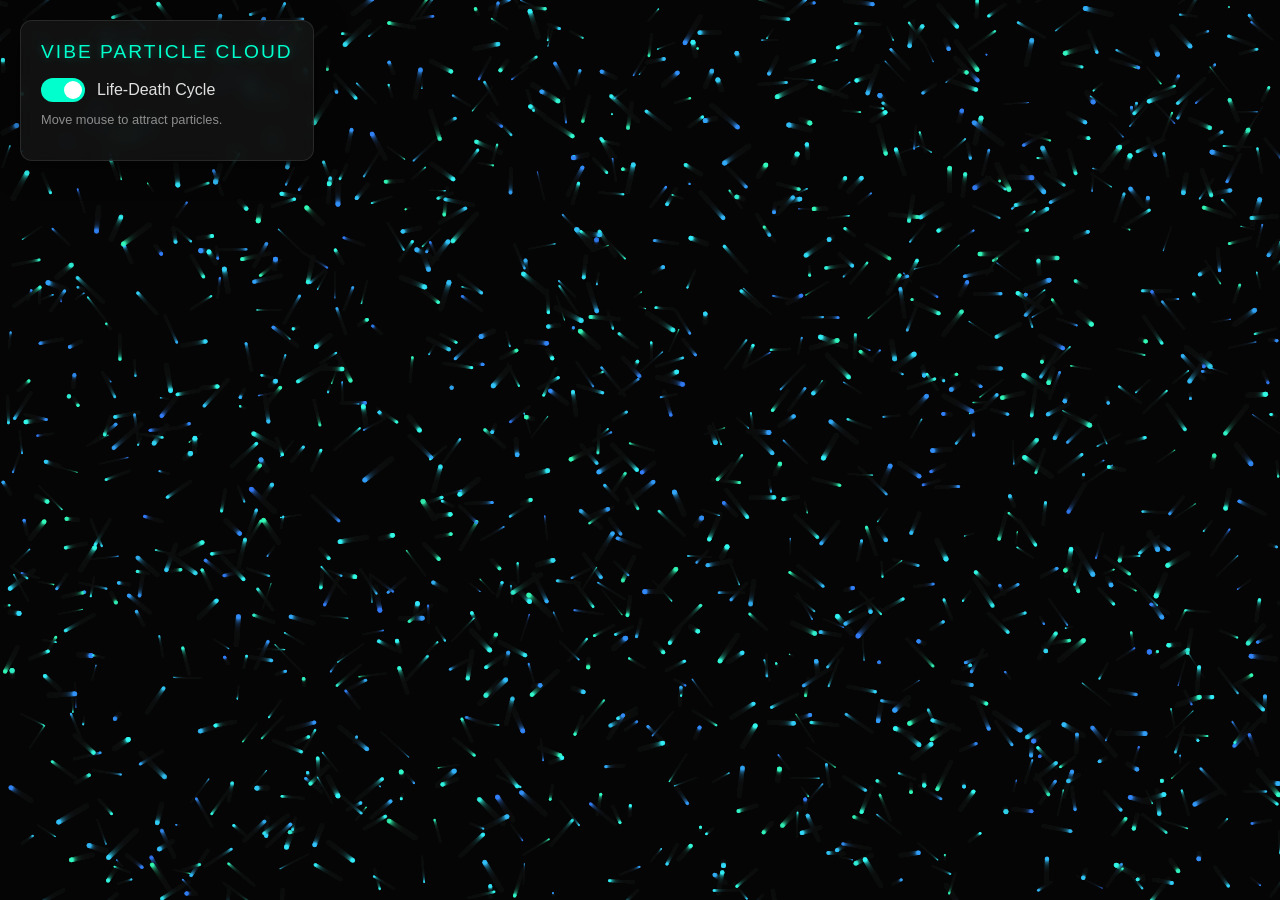
<file: 0/index.html>
<!DOCTYPE html>
<html lang="en">
<head>
    <meta charset="UTF-8">
    <meta name="viewport" content="width=device-width, initial-scale=1.0">
    <title>Point Cloud Attractor</title>
    <link rel="stylesheet" href="style.css">
</head>
<body>
    <canvas id="canvas"></canvas>
    
    <div class="ui">
        <h1>Vibe Particle Cloud</h1>
        <div class="control-group">
            <label class="switch">
                <input type="checkbox" id="lifeToggle" checked>
                <span class="slider"></span>
            </label>
            <span>Life-Death Cycle</span>
        </div>
        <p class="hint">Move mouse to attract particles.</p>
    </div>

    <script src="script.js"></script>
</body>
</html>
</file>
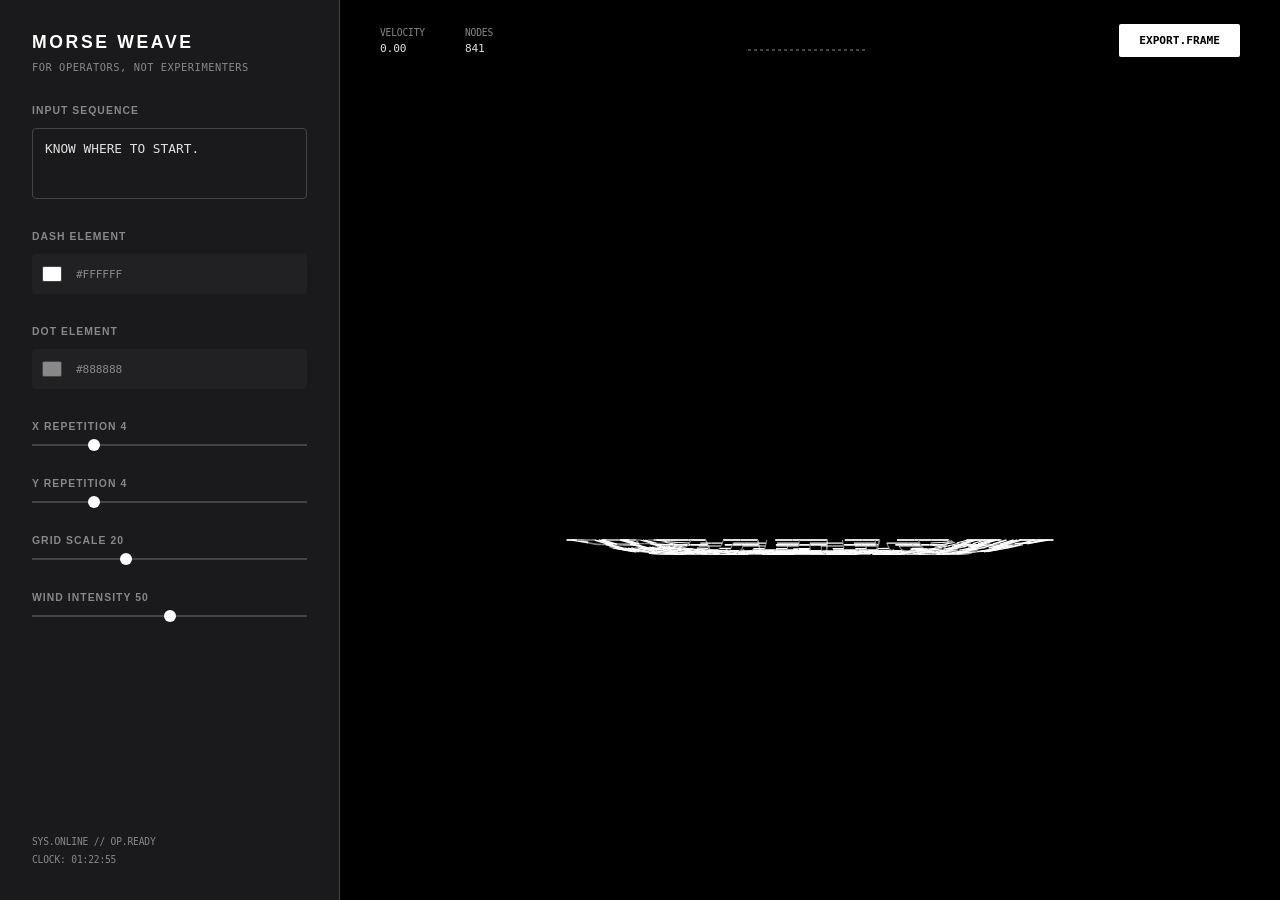
<file: morseweave/index.html>
<!DOCTYPE html>
<html lang="en">
<head>
    <meta charset="UTF-8">
    <meta name="viewport" content="width=device-width, initial-scale=1.0">
    <title>MORSE WEAVE | FLUID ENGINE</title>
    <link rel="stylesheet" href="style.css">
</head>
<body>
    <div class="ui-container">
        <!-- Sidebar -->
        <aside class="sidebar">
            <header class="sidebar-header">
                <h1>MORSE WEAVE</h1>
                <p class="status-sub">FOR OPERATORS, NOT EXPERIMENTERS</p>
            </header>

            <div class="control-group">
                <label for="textInput">INPUT SEQUENCE</label>
                <textarea id="textInput" placeholder="Enter text..." rows="3">KNOW WHERE TO START.</textarea>
            </div>

            <div class="control-group">
                <label for="colorDash">DASH ELEMENT</label>
                <div class="color-picker-wrapper">
                    <input type="color" id="colorDash" value="#ffffff">
                    <span id="colorDashHex">#FFFFFF</span>
                </div>
            </div>

            <div class="control-group">
                <label for="colorDot">DOT ELEMENT</label>
                <div class="color-picker-wrapper">
                    <input type="color" id="colorDot" value="#888888">
                    <span id="colorDotHex">#888888</span>
                </div>
            </div>

            <div class="control-group">
                <label for="repeatX">X REPETITION <span id="repeatXVal">4</span></label>
                <input type="range" id="repeatX" min="1" max="15" value="4">
            </div>

            <div class="control-group">
                <label for="repeatY">Y REPETITION <span id="repeatYVal">4</span></label>
                <input type="range" id="repeatY" min="1" max="15" value="4">
            </div>

            <div class="control-group">
                <label for="tileSize">GRID SCALE <span id="tileSizeVal">20</span></label>
                <input type="range" id="tileSize" min="5" max="50" value="20">
            </div>

            <div class="control-group">
                <label for="windIntensity">WIND INTENSITY <span id="windIntensityVal">50</span></label>
                <input type="range" id="windIntensity" min="0" max="100" value="50">
            </div>

            <div class="footer-info">
                <p>SYS.ONLINE // OP.READY</p>
                <p>CLOCK: <span id="clockDisplay">00:00:00</span></p>
            </div>
        </aside>

        <!-- Main Content -->
        <main class="canvas-area">
            <div class="top-bar">
                <div class="status-indicators">
                    <div class="stat-item">
                        <span class="label">VELOCITY</span>
                        <span id="windSpeed" class="value">0.00</span>
                    </div>
                    <div class="stat-item">
                        <span class="label">NODES</span>
                        <span id="nodeCount" class="value">0</span>
                    </div>
                </div>
                <div class="wind-viz" id="windViz">
                    <!-- Bars will be generated via JS -->
                </div>
                <button id="downloadBtn" class="cyber-btn">
                    EXPORT.FRAME
                </button>
            </div>
            <div id="canvasWrapper" class="canvas-wrapper">
                <canvas id="weaveCanvas"></canvas>
            </div>
        </main>
    </div>
    <script src="script.js"></script>
</body>
</html>
</file>
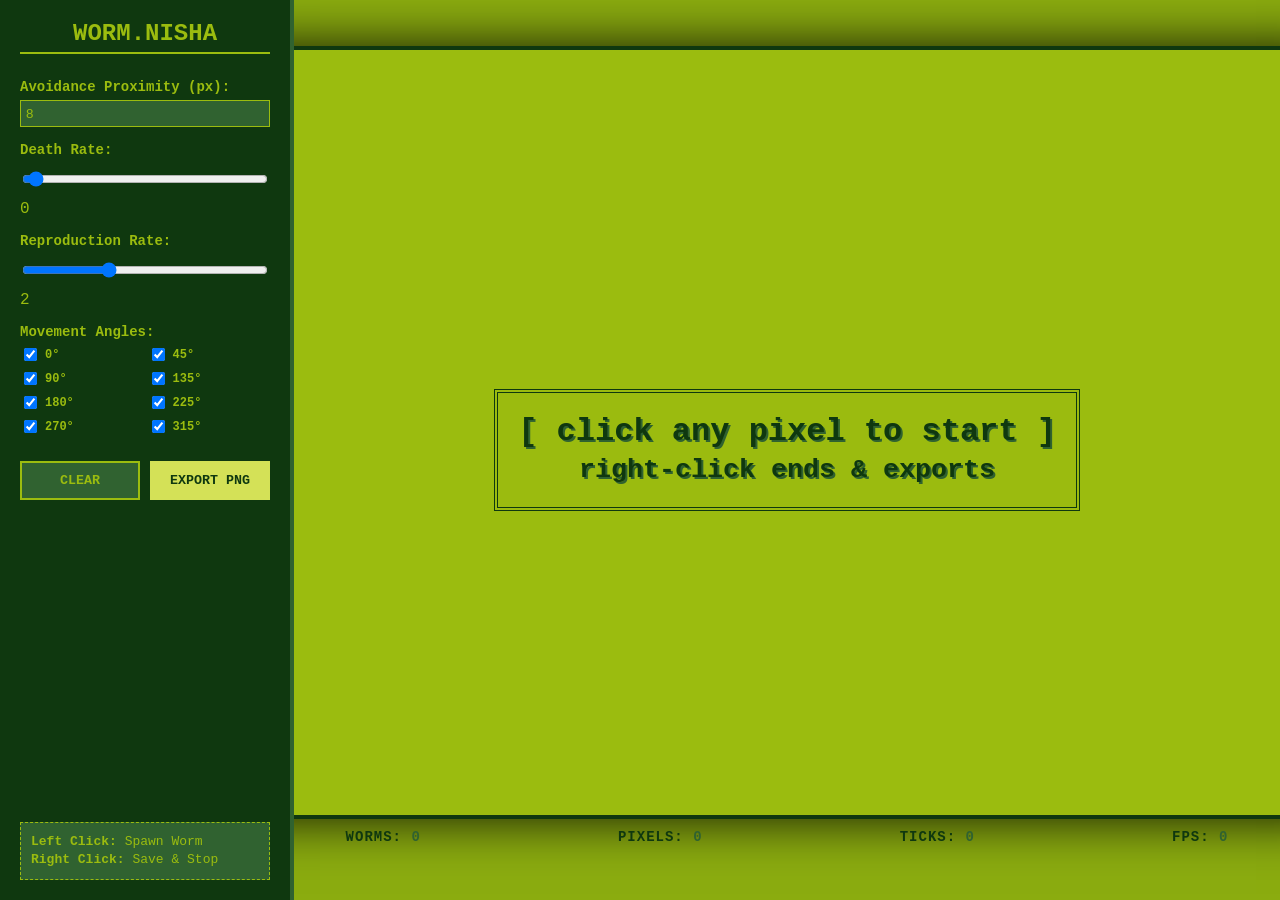
<file: worm-sim/index.html>
<!DOCTYPE html>
<html lang="en">
<head>
    <meta charset="UTF-8">
    <meta name="viewport" content="width=device-width, initial-scale=1.0">
    <title>WORM.NISHA - Nokia Style</title>
    <link rel="stylesheet" href="style.css">
</head>
<body>
    <div id="ui-container">
        <h1>WORM.NISHA</h1>
        <div class="control-group">
            <label for="death-proximity">Avoidance Proximity (px):</label>
            <input type="number" id="death-proximity" value="8" min="1">
        </div>
        <div class="control-group">
            <label for="death-rate">Death Rate:</label>
            <input type="range" id="death-rate" min="0" max="6" step="0.1" value="0">
            <span id="death-rate-val">0</span>
        </div>
        <div class="control-group">
            <label for="repro-rate">Reproduction Rate:</label>
            <input type="range" id="repro-rate" min="0" max="6" step="0.1" value="2">
            <span id="repro-rate-val">2</span>
        </div>
        <div class="control-group">
            <label>Movement Angles:</label>
            <div id="angle-presets">
                <label><input type="checkbox" class="angle-check" value="0" checked> 0°</label>
                <label><input type="checkbox" class="angle-check" value="45" checked> 45°</label>
                <label><input type="checkbox" class="angle-check" value="90" checked> 90°</label>
                <label><input type="checkbox" class="angle-check" value="135" checked> 135°</label>
                <label><input type="checkbox" class="angle-check" value="180" checked> 180°</label>
                <label><input type="checkbox" class="angle-check" value="225" checked> 225°</label>
                <label><input type="checkbox" class="angle-check" value="270" checked> 270°</label>
                <label><input type="checkbox" class="angle-check" value="315" checked> 315°</label>
            </div>
        </div>

        <div id="button-row">
            <button id="clear-btn">CLEAR</button>
            <button id="export-btn">EXPORT PNG</button>
        </div>

        <div class="instructions">
            <strong>Left Click:</strong> Spawn Worm<br>
            <strong>Right Click:</strong> Save & Stop
        </div>
    </div>
    
    <div id="canvas-container">
        <canvas id="simCanvas" width="540" height="400"></canvas>
        <div id="start-overlay">[ click any pixel to start ]<br><small>right-click ends & exports</small></div>
        
        <div id="status-bar">
            <span>worms: <span id="stat-worms">0</span></span>
            <span>pixels: <span id="stat-pixels">0</span></span>
            <span>ticks: <span id="stat-ticks">0</span></span>
            <span>fps: <span id="stat-fps">0</span></span>
        </div>
    </div>

    <script src="script.js"></script>
</body>
</html>
</file>
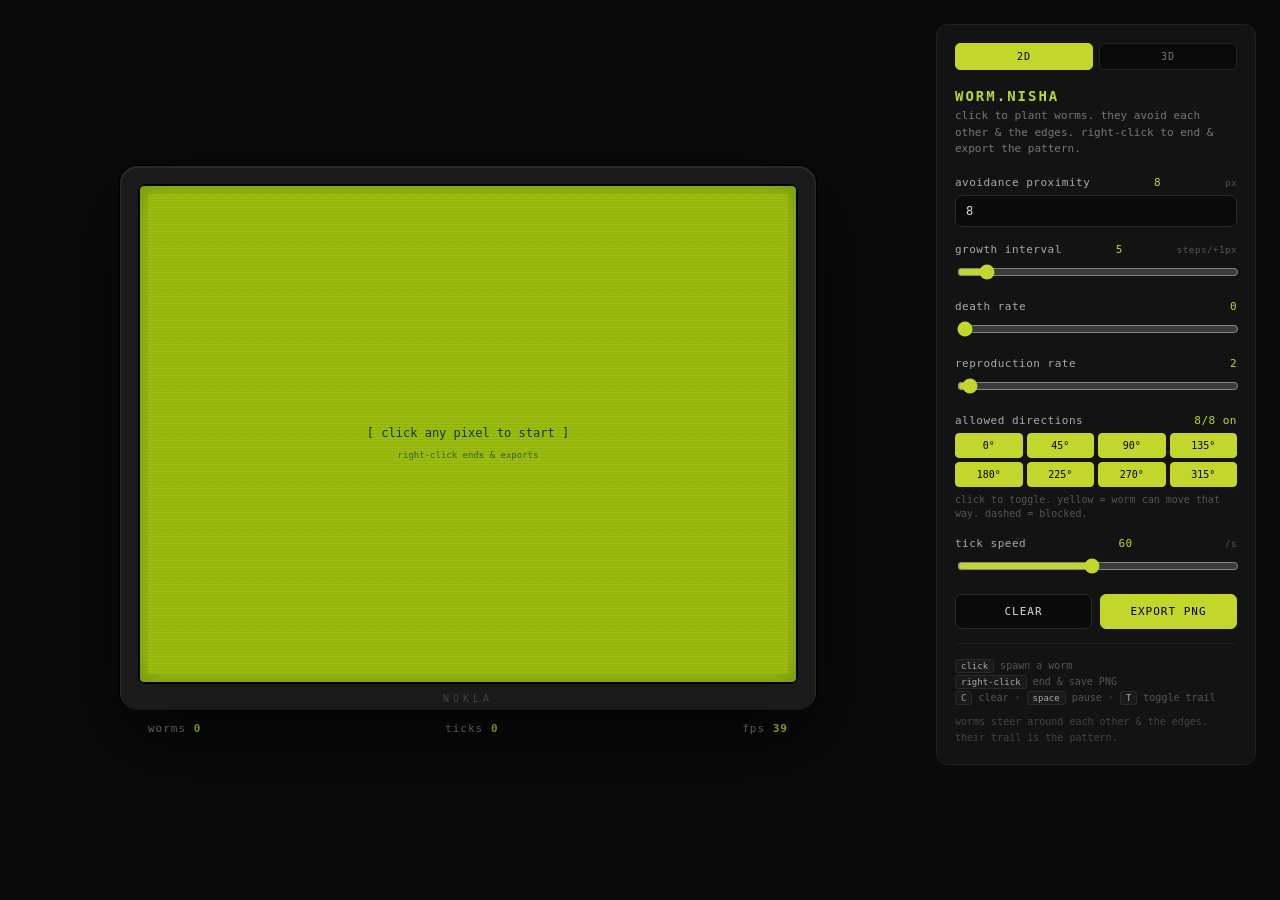
<file: worm_nisha/index.html>
<!doctype html>
<html lang="en">
<head>
<meta charset="utf-8" />
<meta name="viewport" content="width=device-width,initial-scale=1" />
<title>worm.nisha — pattern garden</title>
<style>
  :root {
    --lcd-bg: #9bbc0f;
    --lcd-bg-deep: #8bac0f;
    --lcd-ink: #0f380f;
    --lcd-ink-soft: #306230;
    --shell: #1a1a1a;
    --shell-light: #2a2a2a;
    --accent: #c2d62b;
  }
  * { box-sizing: border-box; }
  html, body {
    margin: 0;
    padding: 0;
    background: #0a0a0a;
    color: #d8d8d8;
    font-family: ui-monospace, "SF Mono", Menlo, Consolas, monospace;
    min-height: 100vh;
  }
  body {
    display: grid;
    grid-template-columns: minmax(0, 1fr) 320px;
    gap: 24px;
    padding: 24px;
  }
  @media (max-width: 900px) {
    body { grid-template-columns: 1fr; }
  }

  .stage {
    display: flex;
    flex-direction: column;
    align-items: center;
    justify-content: center;
    gap: 12px;
  }

  .device {
    background: var(--shell);
    padding: 18px 18px 26px;
    border-radius: 18px;
    box-shadow:
      0 0 0 1px #000,
      0 1px 0 1px var(--shell-light) inset,
      0 30px 80px rgba(0,0,0,0.6);
    position: relative;
  }
  .device::after {
    content: "NOKLA"; /* knockoff vibes */
    position: absolute;
    bottom: 6px;
    left: 50%;
    transform: translateX(-50%);
    color: #444;
    font-size: 10px;
    letter-spacing: 4px;
  }

  .screen {
    position: relative;
    background: var(--lcd-bg);
    padding: 10px;
    border-radius: 6px;
    box-shadow:
      inset 0 0 0 2px #000,
      inset 0 0 30px rgba(15,56,15,0.35);
  }
  canvas {
    display: block;
    image-rendering: pixelated;
    image-rendering: crisp-edges;
    background: var(--lcd-bg);
  }
  /* subtle scanline / dot-matrix */
  .screen::before {
    content: "";
    position: absolute;
    inset: 10px;
    pointer-events: none;
    background-image:
      repeating-linear-gradient(0deg, rgba(15,56,15,0.06) 0 1px, transparent 1px 3px);
    mix-blend-mode: multiply;
    border-radius: 2px;
  }

  .hud {
    width: 100%;
    max-width: 640px;
    display: flex;
    justify-content: space-between;
    font-size: 11px;
    color: #888;
    letter-spacing: 1px;
  }
  .hud b { color: var(--accent); font-weight: 600; }

  .panel {
    background: #131313;
    border: 1px solid #222;
    border-radius: 12px;
    padding: 18px;
    height: fit-content;
    position: sticky;
    top: 24px;
  }
  .panel h1 {
    margin: 0 0 4px;
    font-size: 14px;
    letter-spacing: 2px;
    color: var(--accent);
  }
  .panel p.lede {
    margin: 0 0 18px;
    font-size: 11px;
    color: #777;
    line-height: 1.5;
  }
  .ctl { margin-bottom: 16px; }
  .ctl label {
    display: flex;
    justify-content: space-between;
    align-items: baseline;
    font-size: 11px;
    color: #aaa;
    margin-bottom: 6px;
    letter-spacing: 0.5px;
  }
  .ctl label .v {
    color: var(--accent);
    font-variant-numeric: tabular-nums;
  }
  .ctl input[type="range"] {
    width: 100%;
    accent-color: var(--accent);
  }
  .ctl input[type="number"] {
    width: 100%;
    background: #0a0a0a;
    border: 1px solid #2a2a2a;
    color: #d8d8d8;
    padding: 8px 10px;
    border-radius: 6px;
    font: inherit;
    font-size: 12px;
  }
  .ctl input[type="number"]:focus {
    outline: none;
    border-color: var(--accent);
  }

  .chips {
    display: grid;
    grid-template-columns: repeat(4, 1fr);
    gap: 4px;
  }
  .chip {
    user-select: none;
    cursor: pointer;
    position: relative;
    background: transparent;
    border: 1px dashed #3a3a3a;
    border-radius: 4px;
    padding: 6px 0;
    text-align: center;
    font-size: 10px;
    color: #555;
    transition: all 0.1s;
    text-decoration: line-through;
    text-decoration-color: #444;
  }
  .chip.on {
    background: var(--accent);
    color: #000;
    border: 1px solid var(--accent);
    text-decoration: none;
  }
  .chip:hover { border-color: var(--accent); color: var(--accent); }
  .chip.on:hover { color: #000; }
  .hint-row {
    font-size: 10px;
    color: #555;
    margin-top: 6px;
    line-height: 1.4;
  }

  .actions {
    display: flex;
    gap: 8px;
    margin-top: 8px;
  }
  .btn {
    flex: 1;
    padding: 10px;
    background: #0a0a0a;
    border: 1px solid #2a2a2a;
    border-radius: 6px;
    color: #d8d8d8;
    font: inherit;
    font-size: 11px;
    letter-spacing: 1px;
    cursor: pointer;
    transition: all 0.1s;
  }
  .btn:hover { border-color: var(--accent); color: var(--accent); }
  .btn.primary { background: var(--accent); color: #000; border-color: var(--accent); }
  .btn.primary:hover { background: #d6eb35; color: #000; }

  .hint {
    font-size: 10px;
    color: #555;
    line-height: 1.6;
    margin-top: 14px;
    padding-top: 14px;
    border-top: 1px solid #1f1f1f;
  }
  .hint kbd {
    background: #1a1a1a;
    border: 1px solid #2a2a2a;
    border-radius: 3px;
    padding: 1px 5px;
    font-size: 9px;
    color: #aaa;
  }
</style>
</head>
<body>

<div class="stage">
  <div class="device">
    <div class="screen">
      <canvas id="cv" width="640" height="480"></canvas>
    </div>
  </div>
  <div class="hud">
    <span>worms <b id="hud-worms">0</b></span>
    <span>ticks <b id="hud-ticks">0</b></span>
    <span>fps <b id="hud-fps">--</b></span>
  </div>
</div>

<aside class="panel">
  <div style="display:flex;gap:6px;margin-bottom:18px">
    <a href="index.html"   style="flex:1;text-align:center;padding:7px;font-size:10px;letter-spacing:1px;text-decoration:none;color:#000;background:var(--accent);border:1px solid var(--accent);border-radius:5px">2D</a>
    <a href="index3d.html" style="flex:1;text-align:center;padding:7px;font-size:10px;letter-spacing:1px;text-decoration:none;color:#777;background:#0a0a0a;border:1px solid #222;border-radius:5px">3D</a>
  </div>
  <h1>WORM.NISHA</h1>
  <p class="lede">click to plant worms. they avoid each other &amp; the edges. right-click to end &amp; export the pattern.</p>

  <div class="ctl">
    <label>avoidance proximity <span class="v" id="v-prox">8</span><small style="color:#555">px</small></label>
    <input type="number" id="prox" min="1" max="200" value="8" />
  </div>

  <div class="ctl">
    <label>growth interval <span class="v" id="v-grow">5</span><small style="color:#555">steps/+1px</small></label>
    <input type="range" id="grow" min="1" max="50" step="1" value="5" />
  </div>

  <div class="ctl">
    <label>death rate <span class="v" id="v-death">0</span></label>
    <input type="range" id="death" min="0" max="100" step="1" value="0" />
  </div>

  <div class="ctl">
    <label>reproduction rate <span class="v" id="v-repro">2</span></label>
    <input type="range" id="repro" min="0" max="100" step="1" value="2" />
  </div>

  <div class="ctl">
    <label>allowed directions <span class="v"><span id="v-angles">8</span>/8 on</span></label>
    <div class="chips" id="chips"></div>
    <div class="hint-row">click to toggle. yellow = worm can move that way. dashed = blocked.</div>
  </div>

  <div class="ctl">
    <label>tick speed <span class="v" id="v-speed">60</span><small style="color:#555">/s</small></label>
    <input type="range" id="speed" min="5" max="120" step="5" value="60" />
  </div>

  <div class="actions">
    <button class="btn" id="btn-clear">CLEAR</button>
    <button class="btn primary" id="btn-export">EXPORT PNG</button>
  </div>

  <div class="hint">
    <div><kbd>click</kbd> spawn a worm</div>
    <div><kbd>right-click</kbd> end &amp; save PNG</div>
    <div><kbd>C</kbd> clear · <kbd>space</kbd> pause · <kbd>T</kbd> toggle trail</div>
    <div style="margin-top:8px;color:#444">worms steer around each other &amp; the edges. their trail is the pattern.</div>
  </div>
</aside>

<script>
(() => {
  // ────────────────────────────────────────────────
  // CONFIG
  // ────────────────────────────────────────────────
  const cv = document.getElementById('cv');
  const ctx = cv.getContext('2d');
  // logical grid resolution — each cell renders as several display pixels
  const SCALE = 4;
  const GW = cv.width / SCALE;   // 160
  const GH = cv.height / SCALE;  // 120

  const COLOR = {
    bgFill:  '#9bbc0f',
    bgDot:   '#8bac0f',
    head:    '#0f380f',
    body:    '#0f380f',
    bodyAlt: '#306230',
    ghost:   'rgba(15,56,15,0.35)',
    flash:   '#c2d62b',
    text:    '#0f380f',
  };

  const ALL_ANGLES = [0, 45, 90, 135, 180, 225, 270, 315];

  // ────────────────────────────────────────────────
  // STATE
  // ────────────────────────────────────────────────
  // offscreen pattern layer — every cell a worm visits is recorded here forever
  const pattern = document.createElement('canvas');
  pattern.width = cv.width;
  pattern.height = cv.height;
  const pctx = pattern.getContext('2d');

  const state = {
    worms: [],
    ticks: 0,
    paused: false,
    started: false,
    showTrail: true,
    fps: 0,
    cfg: {
      proximity: 8,
      growthSteps: 5,      // steps per +1px length
      deathRate: 0,        // 0..100 → percent per tick chance to lose tail segment
      reproRate: 2,
      angles: new Set(ALL_ANGLES),
      tickHz: 60,
    },
  };

  // ────────────────────────────────────────────────
  // WORM
  // ────────────────────────────────────────────────
  // small palette of dark-green tints so multi-worm patterns are distinguishable
  // while staying inside the LCD aesthetic
  const TRAIL_COLORS = [
    '#0f380f', '#173d17', '#1f4f1f', '#0a2e0a', '#306230', '#284828', '#3d6b3d', '#143614',
  ];

  let wormId = 0;
  function makeWorm(x, y, parent = null) {
    const allowed = [...state.cfg.angles];
    const angle = allowed.length
      ? allowed[Math.floor(Math.random() * allowed.length)]
      : 0;
    return {
      id: ++wormId,
      x, y,
      body: [{ x: Math.round(x), y: Math.round(y) }],
      maxLen: parent ? Math.max(3, Math.floor(parent.maxLen / 2)) : 3,
      angleDeg: angle,
      stepsSinceGrowth: 0,
      stepsSinceTurn: 0,
      alive: true,
      age: 0,
      trailColor: parent
        ? parent.trailColor
        : TRAIL_COLORS[wormId % TRAIL_COLORS.length],
      flash: 0,
    };
  }

  function pickAngle(current, exclude = null) {
    const allowed = [...state.cfg.angles].filter(a => a !== exclude);
    if (!allowed.length) return current;
    // bias toward angles closer to current direction (smoother turning)
    const weighted = allowed.map(a => {
      const d = Math.min(Math.abs(a - current), 360 - Math.abs(a - current));
      return { a, w: 1 / (1 + d / 45) };
    });
    const total = weighted.reduce((s, e) => s + e.w, 0);
    let r = Math.random() * total;
    for (const e of weighted) { r -= e.w; if (r <= 0) return e.a; }
    return weighted[0].a;
  }

  function snapToAllowed(targetDeg) {
    const allowed = [...state.cfg.angles];
    if (!allowed.length) return null;
    let best = allowed[0], bestD = Infinity;
    for (const a of allowed) {
      const d = Math.min(Math.abs(a - targetDeg), 360 - Math.abs(a - targetDeg));
      if (d < bestD) { bestD = d; best = a; }
    }
    return best;
  }

  function turnAwayFrom(w, fromX, fromY) {
    // steer toward the vector pointing AWAY from (fromX, fromY)
    const dx = w.x - fromX;
    const dy = w.y - fromY;
    if (dx === 0 && dy === 0) return;
    const target = (Math.atan2(-dy, dx) * 180 / Math.PI + 360) % 360;
    const snap = snapToAllowed(target);
    if (snap !== null) { w.angleDeg = snap; w.flash = 4; }
  }

  function turnAwayFromTail(w) {
    if (w.body.length < 2) return;
    const tail = w.body[w.body.length - 1];
    turnAwayFrom(w, tail.x, tail.y);
    w.flash = 6;
  }

  // pick the allowed angle that lands the worm furthest from any edge
  function escapeEdge(w) {
    const allowed = [...state.cfg.angles];
    if (!allowed.length) return;
    let best = w.angleDeg, bestMargin = -Infinity;
    for (const a of allowed) {
      const r = a * Math.PI / 180;
      const tx = w.x + Math.cos(r);
      const ty = w.y - Math.sin(r);
      const margin = Math.min(tx, GW - tx, ty, GH - ty);
      if (margin > bestMargin) { bestMargin = margin; best = a; }
    }
    w.angleDeg = best;
    w.flash = 6;
  }

  function step(w) {
    if (!w.alive) return;
    w.age++;

    // proximity avoidance — steer away from any worm within radius before moving
    const p = state.cfg.proximity;
    if (p > 0) {
      let nearestDx = 0, nearestDy = 0, nearestD2 = Infinity;
      for (const o of state.worms) {
        if (o === w || !o.alive) continue;
        const dx = w.x - o.x;
        const dy = w.y - o.y;
        const d2 = dx * dx + dy * dy;
        if (d2 < p * p && d2 < nearestD2) {
          nearestD2 = d2; nearestDx = dx; nearestDy = dy;
        }
      }
      if (nearestD2 < Infinity) {
        const target = (Math.atan2(-nearestDy, nearestDx) * 180 / Math.PI + 360) % 360;
        const snap = snapToAllowed(target);
        if (snap !== null) { w.angleDeg = snap; w.flash = 3; }
      }
    }

    // 1px advance in current direction + tiny orthogonal wobble
    const rad = w.angleDeg * Math.PI / 180;
    const cos = Math.cos(rad), sin = -Math.sin(rad); // canvas y inverted
    let nx = w.x + cos;
    let ny = w.y + sin;

    // orthogonal "wormy" drift — random ±1px perpendicular every few steps
    if (Math.random() < 0.12) {
      const px = -sin, py = cos;
      const nudge = (Math.random() < 0.5 ? -1 : 1) * 0.6;
      nx += px * nudge;
      ny += py * nudge;
    }

    // edge: pick whichever allowed angle pulls the worm furthest inside — never die
    if (nx < 1 || nx >= GW - 1 || ny < 1 || ny >= GH - 1) {
      escapeEdge(w);
      const r2 = w.angleDeg * Math.PI / 180;
      nx = w.x + Math.cos(r2);
      ny = w.y - Math.sin(r2);
      // safety clamp in case all allowed angles still graze the boundary
      nx = Math.max(0.5, Math.min(GW - 0.5, nx));
      ny = Math.max(0.5, Math.min(GH - 0.5, ny));
    }

    w.x = nx;
    w.y = ny;

    const cell = { x: Math.round(nx), y: Math.round(ny) };
    const head = w.body[0];
    if (cell.x !== head.x || cell.y !== head.y) {
      w.body.unshift(cell);
      w.stepsSinceGrowth++;
      w.stepsSinceTurn++;

      // record into pattern layer — this is what builds the artwork
      pctx.fillStyle = w.trailColor;
      pctx.fillRect(cell.x * SCALE, cell.y * SCALE, SCALE, SCALE);

      // user-defined growth interval
      if (w.stepsSinceGrowth >= state.cfg.growthSteps) {
        w.maxLen++;
        w.stepsSinceGrowth = 0;
      }

      while (w.body.length > w.maxLen) w.body.pop();

      // small chance of voluntary turn so movement looks organic
      if (w.stepsSinceTurn > 8 && Math.random() < 0.08) {
        w.angleDeg = pickAngle(w.angleDeg);
        w.stepsSinceTurn = 0;
      }
    }

    if (w.flash > 0) w.flash--;

    // death rate: per-tick chance to trim a tail segment (never below 1)
    if (state.cfg.deathRate > 0 && Math.random() * 100 < state.cfg.deathRate) {
      if (w.body.length > 1) {
        w.body.pop();
        if (w.maxLen > 1) w.maxLen--;
      }
    }

    // reproduction: spawn baby worm at tail
    if (state.cfg.reproRate > 0 &&
        w.body.length > 4 &&
        Math.random() * 100 < state.cfg.reproRate / 5) {
      const tail = w.body[w.body.length - 1];
      const baby = makeWorm(tail.x + 0.5, tail.y + 0.5, w);
      baby.flash = 8;
      state.worms.push(baby);
    }
  }


  // ────────────────────────────────────────────────
  // RENDER
  // ────────────────────────────────────────────────
  function clearScreen() {
    ctx.fillStyle = COLOR.bgFill;
    ctx.fillRect(0, 0, cv.width, cv.height);
    // dot matrix shadow texture
    ctx.fillStyle = COLOR.bgDot;
    for (let y = 0; y < GH; y += 4) {
      for (let x = 0; x < GW; x += 4) {
        ctx.fillRect(x * SCALE, y * SCALE, 1, 1);
      }
    }
  }

  function drawCell(x, y, color) {
    ctx.fillStyle = color;
    ctx.fillRect(x * SCALE, y * SCALE, SCALE, SCALE);
  }

  function drawDeadGhost(w) {
    // fading dotted body
    ctx.fillStyle = COLOR.ghost;
    for (let i = 0; i < w.body.length; i += 2) {
      const c = w.body[i];
      ctx.fillRect(c.x * SCALE, c.y * SCALE, SCALE, SCALE);
    }
  }

  function drawWorm(w) {
    if (!w.alive) { drawDeadGhost(w); return; }
    const len = w.body.length;
    for (let i = len - 1; i > 0; i--) {
      const c = w.body[i];
      const col = i % 2 === 0 ? COLOR.body : COLOR.bodyAlt;
      drawCell(c.x, c.y, col);
    }
    const head = w.body[0];
    if (w.flash > 0) {
      drawCell(head.x, head.y, COLOR.flash);
    } else {
      drawCell(head.x, head.y, COLOR.head);
      ctx.fillStyle = COLOR.bgFill;
      ctx.fillRect(head.x * SCALE + SCALE - 2, head.y * SCALE + 1, 1, 1);
    }
  }

  function drawStartScreen() {
    clearScreen();
    ctx.fillStyle = COLOR.text;
    ctx.font = '12px ui-monospace, Menlo, monospace';
    ctx.textAlign = 'center';
    ctx.textBaseline = 'middle';
    const t = Math.floor(performance.now() / 500) % 2 === 0;
    if (t) ctx.fillText('[ click any pixel to start ]', cv.width / 2, cv.height / 2);
    ctx.font = '9px ui-monospace, Menlo, monospace';
    ctx.fillStyle = COLOR.bodyAlt;
    ctx.fillText('right-click ends & exports', cv.width / 2, cv.height / 2 + 22);
  }

  function render() {
    if (!state.started) { drawStartScreen(); return; }
    clearScreen();
    // composite the accumulated pattern (the actual artwork) underneath the worms
    if (state.showTrail) ctx.drawImage(pattern, 0, 0);
    // proximity halos around alive worms (subtle visual cue for the avoidance radius)
    if (state.cfg.proximity > 0) {
      ctx.fillStyle = 'rgba(15,56,15,0.05)';
      for (const w of state.worms) {
        if (!w.alive) continue;
        const r = state.cfg.proximity * SCALE;
        ctx.beginPath();
        ctx.arc(w.x * SCALE + SCALE/2, w.y * SCALE + SCALE/2, r, 0, Math.PI * 2);
        ctx.fill();
      }
    }
    for (const w of state.worms) drawWorm(w);
  }

  // ────────────────────────────────────────────────
  // LOOP
  // ────────────────────────────────────────────────
  let lastTick = 0, lastFrame = 0, frameCount = 0, fpsAccum = 0;
  function loop(now) {
    const dt = now - lastFrame;
    lastFrame = now;
    fpsAccum += dt;
    frameCount++;
    if (fpsAccum >= 500) {
      state.fps = Math.round((frameCount * 1000) / fpsAccum);
      frameCount = 0; fpsAccum = 0;
      document.getElementById('hud-fps').textContent = state.fps;
    }

    if (!state.paused && state.started) {
      const tickInterval = 1000 / state.cfg.tickHz;
      if (now - lastTick >= tickInterval) {
        const ticks = Math.min(4, Math.floor((now - lastTick) / tickInterval));
        for (let i = 0; i < ticks; i++) {
          for (const w of state.worms) step(w);
          state.ticks++;
        }
        lastTick = now;
      }
    }

    render();
    document.getElementById('hud-worms').textContent =
      state.worms.filter(w => w.alive).length;
    document.getElementById('hud-ticks').textContent = state.ticks;
    requestAnimationFrame(loop);
  }
  requestAnimationFrame(loop);

  // ────────────────────────────────────────────────
  // INPUT
  // ────────────────────────────────────────────────
  function canvasCoords(e) {
    const rect = cv.getBoundingClientRect();
    const x = (e.clientX - rect.left) * (cv.width / rect.width) / SCALE;
    const y = (e.clientY - rect.top) * (cv.height / rect.height) / SCALE;
    return { x, y };
  }

  cv.addEventListener('contextmenu', e => {
    e.preventDefault();
    endAndExport();
  });
  cv.addEventListener('mousedown', e => {
    if (e.button !== 0) return;
    const { x, y } = canvasCoords(e);
    if (x < 0 || y < 0 || x >= GW || y >= GH) return;
    state.started = true;
    state.worms.push(makeWorm(x, y));
  });

  document.addEventListener('keydown', e => {
    if (e.key === ' ') { state.paused = !state.paused; e.preventDefault(); }
    if (e.key === 'c' || e.key === 'C') clearAll();
    if (e.key === 't' || e.key === 'T') state.showTrail = !state.showTrail;
  });

  // ────────────────────────────────────────────────
  // EXPORT / CLEAR
  // ────────────────────────────────────────────────
  function endAndExport() {
    state.paused = true;
    // export the PATTERN (the artwork), not the live frame with worm bodies
    const out = document.createElement('canvas');
    out.width = cv.width;
    out.height = cv.height;
    const o = out.getContext('2d');
    o.fillStyle = COLOR.bgFill;
    o.fillRect(0, 0, out.width, out.height);
    // dot-matrix texture so exports keep the LCD vibe
    o.fillStyle = COLOR.bgDot;
    for (let y = 0; y < GH; y += 4) {
      for (let x = 0; x < GW; x += 4) {
        o.fillRect(x * SCALE, y * SCALE, 1, 1);
      }
    }
    o.drawImage(pattern, 0, 0);

    o.fillStyle = COLOR.text;
    o.font = '10px ui-monospace, Menlo, monospace';
    o.textAlign = 'right';
    const stamp = `worm.nisha · ticks ${state.ticks} · ${new Date().toISOString().slice(0,16).replace('T',' ')}`;
    o.fillText(stamp, out.width - 8, out.height - 8);

    out.toBlob(blob => {
      const url = URL.createObjectURL(blob);
      const a = document.createElement('a');
      a.href = url;
      a.download = `worm-${Date.now()}.png`;
      document.body.appendChild(a);
      a.click();
      a.remove();
      URL.revokeObjectURL(url);
    }, 'image/png');
  }

  function clearAll() {
    state.worms = [];
    state.ticks = 0;
    state.started = false;
    pctx.clearRect(0, 0, pattern.width, pattern.height);
  }

  // ────────────────────────────────────────────────
  // CONTROLS
  // ────────────────────────────────────────────────
  const proxEl = document.getElementById('prox');
  const growEl = document.getElementById('grow');
  const deathEl = document.getElementById('death');
  const reproEl = document.getElementById('repro');
  const speedEl = document.getElementById('speed');
  proxEl.addEventListener('input', () => {
    let v = parseInt(proxEl.value || '0', 10);
    v = Math.max(1, Math.min(GW - 1, v));
    state.cfg.proximity = v;
    document.getElementById('v-prox').textContent = v;
  });
  growEl.addEventListener('input', () => {
    state.cfg.growthSteps = parseInt(growEl.value, 10);
    document.getElementById('v-grow').textContent = growEl.value;
  });
  deathEl.addEventListener('input', () => {
    state.cfg.deathRate = parseInt(deathEl.value, 10);
    document.getElementById('v-death').textContent = deathEl.value;
  });
  reproEl.addEventListener('input', () => {
    state.cfg.reproRate = parseInt(reproEl.value, 10);
    document.getElementById('v-repro').textContent = reproEl.value;
  });
  speedEl.addEventListener('input', () => {
    state.cfg.tickHz = parseInt(speedEl.value, 10);
    document.getElementById('v-speed').textContent = speedEl.value;
  });

  const chips = document.getElementById('chips');
  ALL_ANGLES.forEach(a => {
    const el = document.createElement('div');
    el.className = 'chip on';
    el.textContent = a + '°';
    el.dataset.angle = a;
    el.addEventListener('click', () => {
      if (state.cfg.angles.has(a)) {
        if (state.cfg.angles.size > 1) state.cfg.angles.delete(a);
      } else {
        state.cfg.angles.add(a);
      }
      el.classList.toggle('on', state.cfg.angles.has(a));
      document.getElementById('v-angles').textContent = state.cfg.angles.size;
    });
    chips.appendChild(el);
  });
  document.getElementById('v-angles').textContent = state.cfg.angles.size;

  document.getElementById('btn-clear').addEventListener('click', clearAll);
  document.getElementById('btn-export').addEventListener('click', endAndExport);
})();
</script>
</body>
</html>
</file>
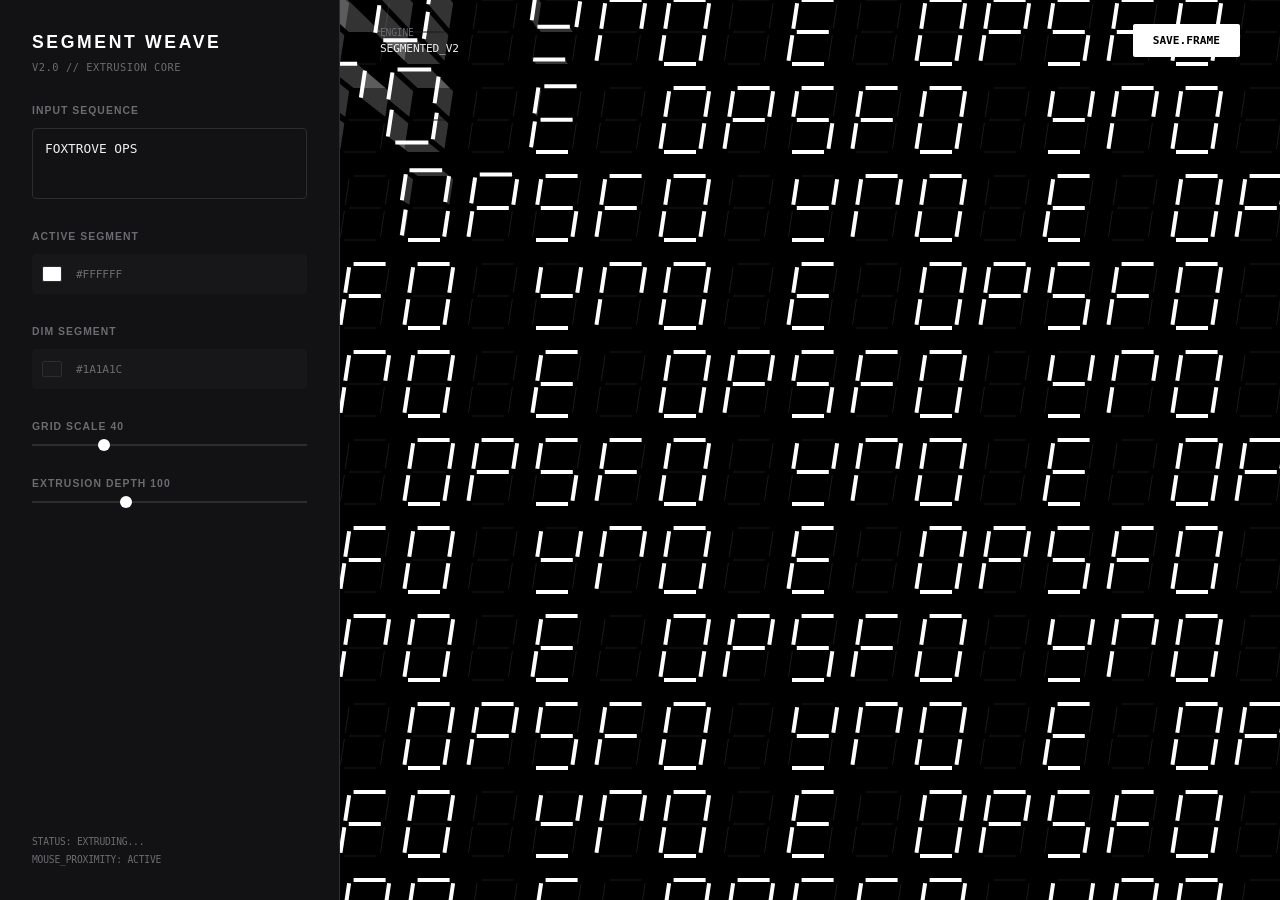
<file: morseweave/segmented.html>
<!DOCTYPE html>
<html lang="en">
<head>
    <meta charset="UTF-8">
    <meta name="viewport" content="width=device-width, initial-scale=1.0">
    <title>MORSE WEAVE | SEGMENTED ENGINE</title>
    <link rel="stylesheet" href="segmented-style.css">
</head>
<body>
    <div class="ui-container">
        <aside class="sidebar">
            <header class="sidebar-header">
                <h1>SEGMENT WEAVE</h1>
                <p class="status-sub">V2.0 // EXTRUSION CORE</p>
            </header>

            <div class="control-group">
                <label for="textInput">INPUT SEQUENCE</label>
                <textarea id="textInput" placeholder="Enter text..." rows="3">FOXTROVE OPS</textarea>
            </div>

            <div class="control-group">
                <label for="colorActive">ACTIVE SEGMENT</label>
                <div class="color-picker-wrapper">
                    <input type="color" id="colorActive" value="#ffffff">
                    <span id="colorActiveHex">#FFFFFF</span>
                </div>
            </div>

            <div class="control-group">
                <label for="colorDim">DIM SEGMENT</label>
                <div class="color-picker-wrapper">
                    <input type="color" id="colorDim" value="#1a1a1c">
                    <span id="colorDimHex">#1A1A1C</span>
                </div>
            </div>

            <div class="control-group">
                <label for="gridScale">GRID SCALE <span id="gridScaleVal">40</span></label>
                <input type="range" id="gridScale" min="20" max="100" value="40">
            </div>

            <div class="control-group">
                <label for="extrusionInt">EXTRUSION DEPTH <span id="extrusionIntVal">100</span></label>
                <input type="range" id="extrusionInt" min="0" max="300" value="100">
            </div>

            <div class="footer-info">
                <p>STATUS: EXTRUDING...</p>
                <p>MOUSE_PROXIMITY: ACTIVE</p>
            </div>
        </aside>

        <main class="canvas-area">
            <div class="top-bar">
                <div class="status-indicators">
                    <div class="stat-item">
                        <span class="label">ENGINE</span>
                        <span class="value">SEGMENTED_V2</span>
                    </div>
                </div>
                <button id="downloadBtn" class="cyber-btn">
                    SAVE.FRAME
                </button>
            </div>
            <div id="canvasWrapper" class="canvas-wrapper">
                <canvas id="weaveCanvas"></canvas>
            </div>
        </main>
    </div>
    <script src="segmented-script.js"></script>
</body>
</html>
</file>
<file: 0/style.css>
:root {
    --primary: #00ffcc;
    --background: #0a0a0a;
    --ui-bg: rgba(20, 20, 20, 0.8);
    --text: #e0e0e0;
}

body, html {
    margin: 0;
    padding: 0;
    width: 100%;
    height: 100%;
    overflow: hidden;
    background: var(--background);
    font-family: 'Segoe UI', Tahoma, Geneva, Verdana, sans-serif;
    color: var(--text);
}

canvas {
    display: block;
}

.ui {
    position: absolute;
    top: 20px;
    left: 20px;
    background: var(--ui-bg);
    padding: 20px;
    border-radius: 12px;
    backdrop-filter: blur(8px);
    border: 1px solid rgba(255, 255, 255, 0.1);
    pointer-events: auto;
    user-select: none;
    box-shadow: 0 4px 30px rgba(0, 0, 0, 0.5);
    z-index: 10;
}

h1 {
    margin: 0 0 15px 0;
    font-size: 1.2rem;
    font-weight: 400;
    letter-spacing: 2px;
    text-transform: uppercase;
    color: var(--primary);
    text-shadow: 0 0 10px rgba(0, 255, 204, 0.3);
}

.control-group {
    display: flex;
    align-items: center;
    gap: 12px;
    margin-bottom: 10px;
}

.hint {
    margin-top: 10px;
    font-size: 0.8rem;
    opacity: 0.6;
}

/* Toggle Switch Styles */
.switch {
    position: relative;
    display: inline-block;
    width: 44px;
    height: 24px;
}

.switch input {
    opacity: 0;
    width: 0;
    height: 0;
}

.slider {
    position: absolute;
    cursor: pointer;
    top: 0;
    left: 0;
    right: 0;
    bottom: 0;
    background-color: #333;
    transition: .4s;
    border-radius: 24px;
}

.slider:before {
    position: absolute;
    content: "";
    height: 18px;
    width: 18px;
    left: 3px;
    bottom: 3px;
    background-color: white;
    transition: .4s;
    border-radius: 50%;
}

input:checked + .slider {
    background-color: var(--primary);
}

input:checked + .slider:before {
    transform: translateX(20px);
}
</file>
<file: morseweave/style.css>
:root {
    --bg-color: #121214;
    --sidebar-bg: #1a1a1c;
    --accent: #ffffff;
    --subtle: #444448;
    --text-main: #e0e0e0;
    --text-dim: #88888b;
    --font-sans: 'Inter', -apple-system, BlinkMacSystemFont, "Segoe UI", Roboto, sans-serif;
    --font-mono: 'JetBrains Mono', 'IBM Plex Mono', monospace;
}

@import url('https://fonts.googleapis.com/css2?family=Inter:wght@300;400;600&family=JetBrains+Mono:wght@300&display=swap');

* {
    box-sizing: border-box;
    margin: 0;
    padding: 0;
}

body {
    background-color: var(--bg-color);
    color: var(--text-main);
    font-family: var(--font-sans);
    height: 100vh;
    overflow: hidden;
    letter-spacing: -0.01em;
}

.ui-container {
    display: flex;
    height: 100vh;
}

/* Sidebar Styling */
.toggle-group {
    flex-direction: row;
    justify-content: space-between;
    align-items: center;
}

.toggle-group input[type="checkbox"] {
    appearance: none;
    width: 36px;
    height: 18px;
    background: var(--subtle);
    border-radius: 9px;
    position: relative;
    cursor: pointer;
    transition: background 0.3s;
}

.toggle-group input[type="checkbox"]:checked {
    background: var(--accent);
}

.toggle-group input[type="checkbox"]::after {
    content: "";
    position: absolute;
    width: 14px;
    height: 14px;
    background: #000;
    border-radius: 50%;
    top: 2px;
    left: 2px;
    transition: transform 0.3s;
}

.toggle-group input[type="checkbox"]:checked::after {
    transform: translateX(18px);
}

.wind-viz {
    display: flex;
    gap: 3px;
    align-items: flex-end;
    height: 20px;
}

.wind-bar {
    width: 3px;
    background: var(--subtle);
    transition: height 0.1s, background 0.2s;
}

.wind-bar.active {
    background: var(--accent);
}

.sidebar {
    width: 340px;
    background-color: var(--sidebar-bg);
    border-right: 1px solid var(--subtle);
    display: flex;
    flex-direction: column;
    padding: 32px;
    gap: 32px;
    z-index: 100;
    backdrop-filter: blur(10px);
}

.sidebar-header h1 {
    font-size: 1.1rem;
    font-weight: 600;
    letter-spacing: 0.15em;
    margin-bottom: 8px;
    color: var(--accent);
}

.status-sub {
    font-size: 0.65rem;
    font-family: var(--font-mono);
    color: var(--text-dim);
    letter-spacing: 0.05em;
}

.control-group {
    display: flex;
    flex-direction: column;
    gap: 12px;
}

.control-group label {
    font-size: 0.65rem;
    font-weight: 600;
    color: var(--text-dim);
    letter-spacing: 0.1em;
    text-transform: uppercase;
}

textarea {
    background: transparent;
    border: 1px solid var(--subtle);
    color: var(--text-main);
    padding: 12px;
    font-family: var(--font-mono);
    font-size: 0.8rem;
    width: 100%;
    resize: none;
    transition: border-color 0.2s;
    border-radius: 4px;
}

textarea:focus {
    border-color: var(--accent);
    outline: none;
}

.color-picker-wrapper {
    display: flex;
    align-items: center;
    gap: 12px;
    background: rgba(255, 255, 255, 0.03);
    padding: 8px;
    border-radius: 4px;
}

input[type="color"] {
    appearance: none;
    width: 24px;
    height: 24px;
    border: none;
    background: none;
    cursor: pointer;
}

input[type="color"]::-webkit-color-swatch {
    border: 1px solid var(--subtle);
    border-radius: 2px;
}

#colorDashHex, #colorDotHex {
    font-family: var(--font-mono);
    font-size: 0.7rem;
    color: var(--text-dim);
}

/* Range input styling */
input[type="range"] {
    appearance: none;
    height: 2px;
    background: var(--subtle);
    outline: none;
    width: 100%;
}

input[type="range"]::-webkit-slider-thumb {
    appearance: none;
    width: 12px;
    height: 12px;
    background: var(--accent);
    cursor: pointer;
    border-radius: 50%;
}

.footer-info {
    margin-top: auto;
    font-family: var(--font-mono);
    font-size: 0.6rem;
    color: var(--text-dim);
    line-height: 1.8;
}

/* Main Canvas Area */
.canvas-area {
    flex-grow: 1;
    display: flex;
    flex-direction: column;
    background: #000;
    position: relative;
}

.top-bar {
    display: flex;
    justify-content: space-between;
    align-items: center;
    padding: 24px 40px;
    position: absolute;
    top: 0;
    left: 0;
    width: 100%;
    z-index: 50;
    background: linear-gradient(to bottom, rgba(0,0,0,0.5), transparent);
}

.status-indicators {
    display: flex;
    gap: 40px;
}

.stat-item {
    display: flex;
    flex-direction: column;
    gap: 4px;
}

.stat-item .label {
    font-family: var(--font-mono);
    font-size: 0.6rem;
    color: var(--text-dim);
}

.stat-item .value {
    font-family: var(--font-mono);
    font-size: 0.7rem;
    color: var(--text-main);
}

.cyber-btn {
    background: var(--accent);
    border: none;
    color: #000;
    padding: 10px 20px;
    font-family: var(--font-mono);
    font-size: 0.7rem;
    font-weight: 600;
    cursor: pointer;
    border-radius: 2px;
    transition: transform 0.1s, opacity 0.2s;
}

.cyber-btn:hover {
    opacity: 0.9;
}

.cyber-btn:active {
    transform: scale(0.98);
}

.canvas-wrapper {
    flex-grow: 1;
    position: relative;
    cursor: crosshair;
}

#weaveCanvas {
    width: 100%;
    height: 100%;
    display: block;
}
</file>
<file: worm-sim/style.css>
:root {
    --nokia-green: #9bbc0f;
    --nokia-dark: #0f380f;
    --nokia-mid: #306230;
    --nokia-light: #8bac0f;
}

body {
    background-color: #1a1a1a;
    color: var(--nokia-green);
    font-family: 'Courier New', Courier, monospace;
    display: flex;
    flex-direction: row;
    margin: 0;
    height: 100vh;
    overflow: hidden;
}

#ui-container {
    width: 320px;
    background-color: var(--nokia-dark);
    padding: 20px;
    border-right: 4px solid var(--nokia-mid);
    display: flex;
    flex-direction: column;
    gap: 15px;
    box-sizing: border-box;
    z-index: 10;
    overflow-y: auto;
}

h1 {
    font-size: 24px;
    margin: 0 0 10px 0;
    text-align: center;
    border-bottom: 2px solid var(--nokia-green);
    padding-bottom: 5px;
}

.control-group {
    display: flex;
    flex-direction: column;
    gap: 5px;
}

label {
    font-size: 14px;
    font-weight: bold;
}

input[type="number"], input[type="range"] {
    background: var(--nokia-mid);
    border: 1px solid var(--nokia-green);
    color: var(--nokia-green);
    padding: 5px;
}

#angle-presets {
    display: grid;
    grid-template-columns: 1fr 1fr;
    gap: 5px;
}

#angle-presets label {
    font-size: 12px;
    display: flex;
    align-items: center;
    gap: 5px;
}

#button-row {
    display: grid;
    grid-template-columns: 1fr 1fr;
    gap: 10px;
    margin-top: 10px;
}

button {
    background-color: var(--nokia-mid);
    color: var(--nokia-green);
    border: 2px solid var(--nokia-green);
    padding: 10px;
    font-family: 'Courier New', Courier, monospace;
    font-weight: bold;
    cursor: pointer;
    transition: all 0.2s;
}

button:hover {
    background-color: var(--nokia-green);
    color: var(--nokia-dark);
}

#export-btn {
    background-color: #d4e157; /* Yellowish nokia tone */
    color: var(--nokia-dark);
    border-color: #d4e157;
}

#export-btn:hover {
    background-color: #e6ee9c;
    border-color: #e6ee9c;
}

.instructions {
    margin-top: auto;
    font-size: 13px;
    padding: 10px;
    background: var(--nokia-mid);
    border: 1px dashed var(--nokia-green);
    line-height: 1.4;
}

#canvas-container {
    flex-grow: 1;
    position: relative;
    background-color: var(--nokia-light);
    display: flex;
    flex-direction: column; /* Stack canvas and status bar */
    align-items: center;
    justify-content: center;
    cursor: crosshair;
    overflow: hidden;
}

#status-bar {
    width: 1080px; /* Match forced canvas width */
    max-width: 90vw;
    display: flex;
    justify-content: space-around;
    padding: 10px 0;
    font-size: 14px;
    font-weight: bold;
    color: var(--nokia-dark);
    text-transform: uppercase;
    letter-spacing: 1px;
}

#status-bar span span {
    color: var(--nokia-mid);
}

canvas {
    image-rendering: pixelated;
    background-color: var(--nokia-green);
    width: 1080px; /* Force large visual size */
    height: 800px;
    max-width: 90vw;
    max-height: 85vh;
    box-shadow: 0 0 50px rgba(0,0,0,0.9);
    border: 4px solid var(--nokia-dark);
}

#start-overlay {
    position: absolute;
    font-size: 32px;
    font-weight: bold;
    color: var(--nokia-dark);
    text-shadow: 2px 2px var(--nokia-mid);
    pointer-events: none;
    text-align: center;
    z-index: 5;
    background: rgba(155, 188, 15, 0.8);
    padding: 20px;
    border: 4px double var(--nokia-dark);
}

#start-overlay.hidden {
    display: none;
}
</file>
<file: morseweave/segmented-style.css>
:root {
    --bg-color: #0b0b0d;
    --sidebar-bg: #121215;
    --accent: #ffffff;
    --subtle: #2d2d30;
    --text-main: #f0f0f0;
    --text-dim: #6b6b70;
    --font-mono: 'JetBrains Mono', 'IBM Plex Mono', monospace;
    --font-sans: 'Inter', -apple-system, sans-serif;
}

@import url('https://fonts.googleapis.com/css2?family=Inter:wght@300;400;600&family=JetBrains+Mono:wght@300&display=swap');

* {
    box-sizing: border-box;
    margin: 0;
    padding: 0;
}

body {
    background-color: var(--bg-color);
    color: var(--text-main);
    font-family: var(--font-sans);
    height: 100vh;
    overflow: hidden;
    letter-spacing: -0.01em;
}

.ui-container {
    display: flex;
    height: 100vh;
}

/* Sidebar Styling */
.sidebar {
    width: 340px;
    background-color: var(--sidebar-bg);
    border-right: 1px solid var(--subtle);
    display: flex;
    flex-direction: column;
    padding: 32px;
    gap: 32px;
    z-index: 100;
}

.sidebar-header h1 {
    font-size: 1.1rem;
    font-weight: 600;
    letter-spacing: 0.15em;
    margin-bottom: 8px;
    color: var(--accent);
}

.status-sub {
    font-size: 0.65rem;
    font-family: var(--font-mono);
    color: var(--text-dim);
    letter-spacing: 0.05em;
}

.control-group {
    display: flex;
    flex-direction: column;
    gap: 12px;
}

.control-group label {
    font-size: 0.65rem;
    font-weight: 600;
    color: var(--text-dim);
    letter-spacing: 0.1em;
    text-transform: uppercase;
}

textarea {
    background: transparent;
    border: 1px solid var(--subtle);
    color: var(--text-main);
    padding: 12px;
    font-family: var(--font-mono);
    font-size: 0.8rem;
    width: 100%;
    resize: none;
    transition: border-color 0.2s;
    border-radius: 4px;
}

textarea:focus {
    border-color: var(--accent);
    outline: none;
}

.color-picker-wrapper {
    display: flex;
    align-items: center;
    gap: 12px;
    background: rgba(255, 255, 255, 0.02);
    padding: 8px;
    border-radius: 4px;
}

input[type="color"] {
    appearance: none;
    width: 24px;
    height: 24px;
    border: none;
    background: none;
    cursor: pointer;
}

input[type="color"]::-webkit-color-swatch {
    border: 1px solid var(--subtle);
    border-radius: 2px;
}

#colorActiveHex, #colorDimHex {
    font-family: var(--font-mono);
    font-size: 0.7rem;
    color: var(--text-dim);
}

/* Range input styling */
input[type="range"] {
    appearance: none;
    height: 2px;
    background: var(--subtle);
    outline: none;
    width: 100%;
}

input[type="range"]::-webkit-slider-thumb {
    appearance: none;
    width: 12px;
    height: 12px;
    background: var(--accent);
    cursor: pointer;
    border-radius: 50%;
}

.footer-info {
    margin-top: auto;
    font-family: var(--font-mono);
    font-size: 0.6rem;
    color: var(--text-dim);
    line-height: 1.8;
}

/* Main Canvas Area */
.canvas-area {
    flex-grow: 1;
    display: flex;
    flex-direction: column;
    background: #000;
    position: relative;
}

.top-bar {
    display: flex;
    justify-content: space-between;
    align-items: center;
    padding: 24px 40px;
    position: absolute;
    top: 0;
    left: 0;
    width: 100%;
    z-index: 50;
}

.stat-item {
    display: flex;
    flex-direction: column;
    gap: 4px;
}

.stat-item .label {
    font-family: var(--font-mono);
    font-size: 0.6rem;
    color: var(--text-dim);
}

.stat-item .value {
    font-family: var(--font-mono);
    font-size: 0.7rem;
    color: var(--text-main);
}

.cyber-btn {
    background: var(--accent);
    border: none;
    color: #000;
    padding: 10px 20px;
    font-family: var(--font-mono);
    font-size: 0.7rem;
    font-weight: 600;
    cursor: pointer;
    border-radius: 2px;
}

.canvas-wrapper {
    flex-grow: 1;
    cursor: crosshair;
}

#weaveCanvas {
    width: 100%;
    height: 100%;
    display: block;
}
</file>
